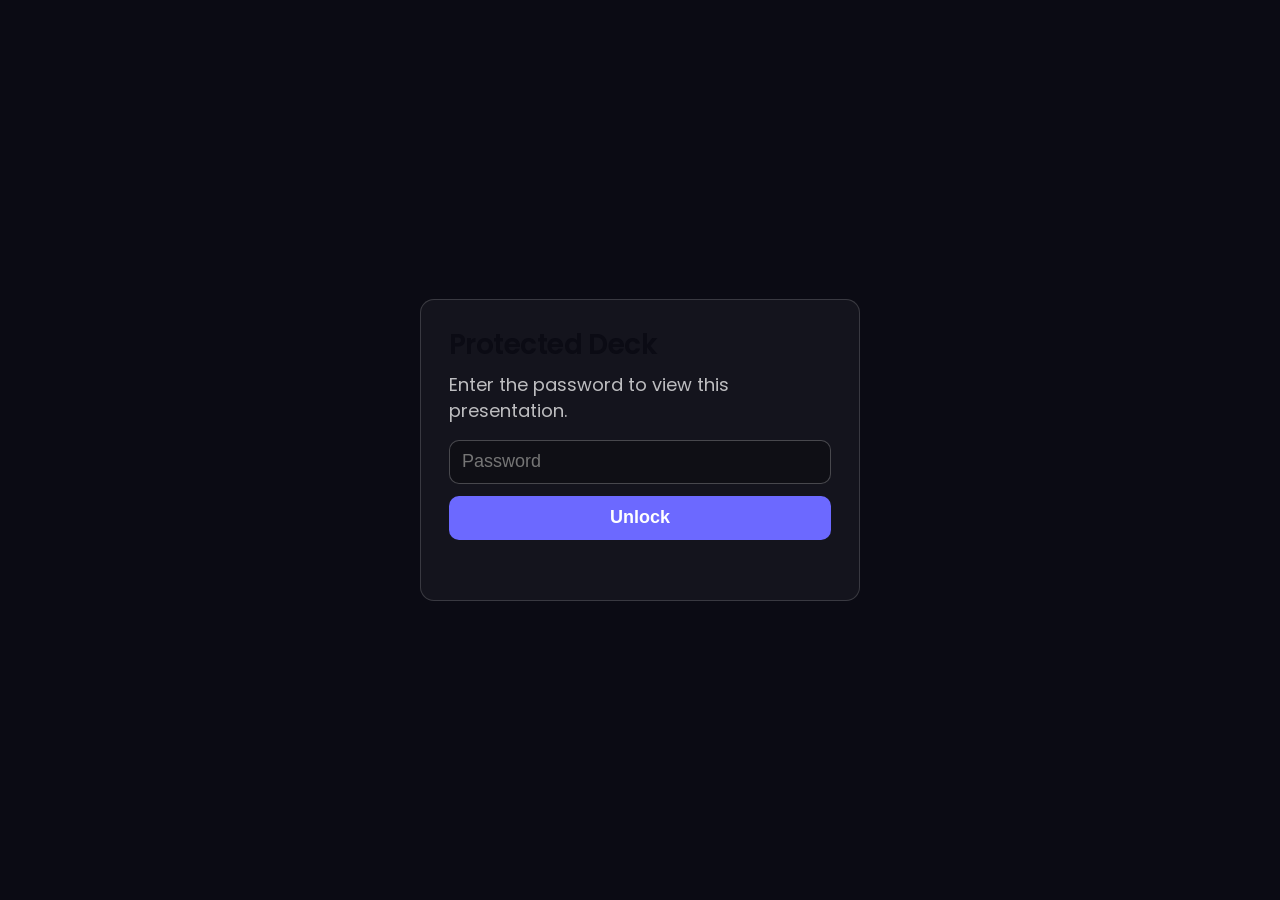
<file: index.html>
<!DOCTYPE html>
<html lang="en">
<head>
<meta charset="UTF-8" />
<title>Symphony AI World Cup</title>
<!-- Pages serves this file at /. Mirror deck changes from Symphony_AI_World_Cup.html. Bump ?v= on CSS/JS after those assets change (hash prefix keeps caches fresh). -->
<link rel="stylesheet" href="colors_and_type.css?v=103919551ae8" />
<style>
  html, body { margin: 0; padding: 0; background: #0B0B14; height: 100%; }
  *, *::before, *::after { -webkit-font-smoothing: antialiased; box-sizing: border-box; }
  body.locked deck-stage { display: none; }
  #auth-gate {
    position: fixed; inset: 0;
    display: flex; align-items: center; justify-content: center;
    background: #0B0B14;
    z-index: 9999;
    font-family: "Poppins", system-ui, -apple-system, sans-serif;
  }
  #auth-gate[hidden] { display: none; }
  .auth-card {
    width: min(92vw, 440px);
    padding: 28px;
    border-radius: 14px;
    border: 1px solid rgba(255, 255, 255, 0.16);
    background: rgba(255, 255, 255, 0.04);
    color: #fff;
  }
  .auth-card h1 { margin: 0 0 10px; font-size: 28px; }
  .auth-card p { margin: 0 0 16px; color: rgba(255,255,255,0.72); font-size: 18px; line-height: 1.45; }
  .auth-card input {
    width: 100%; height: 44px; padding: 0 12px;
    border-radius: 10px; border: 1px solid rgba(255, 255, 255, 0.24);
    background: rgba(0, 0, 0, 0.25); color: #fff;
    font-size: 18px;
    outline: none;
  }
  .auth-card button {
    margin-top: 12px; width: 100%; height: 44px;
    border: 0; border-radius: 10px;
    background: #6C69FF; color: #fff; font-size: 18px; font-weight: 600; cursor: pointer;
  }
  #auth-error { margin-top: 10px; min-height: 22px; color: #FF9A9A; font-size: 18px; }

  @keyframes deck-slide-enter {
    from { opacity: 0; transform: translateY(14px); }
    to { opacity: 1; transform: translateY(0); }
  }
  deck-stage [data-deck-active] > * {
    animation: deck-slide-enter 0.52s cubic-bezier(0.16, 1, 0.3, 1) both;
  }
  deck-stage [data-deck-active] > [data-deck-no-enter] {
    animation: none !important;
  }
  @media (prefers-reduced-motion: reduce) {
    deck-stage [data-deck-active] > * { animation: none !important; }
  }
  @media print {
    deck-stage [data-deck-active] > * { animation: none !important; }
  }

  body.locked .deck-doc-nav { display: none; }
  .deck-doc-nav {
    position: fixed;
    top: 16px;
    left: 16px;
    z-index: 2147483100;
    display: flex;
    align-items: center;
    gap: 6px 14px;
    padding: 10px 18px;
    background: rgba(11, 11, 20, 0.88);
    backdrop-filter: blur(12px);
    border: 1px solid rgba(255, 255, 255, 0.14);
    border-radius: 999px;
    font-family: "Poppins", system-ui, -apple-system, sans-serif;
    font-size: 18px;
    line-height: 1.2;
  }
  .deck-doc-nav a {
    color: rgba(255, 255, 255, 0.92);
    font-weight: 600;
    text-decoration: none;
  }
  .deck-doc-nav a:hover {
    color: #fff;
    text-decoration: underline;
  }
  .deck-doc-nav .deck-doc-sep {
    color: rgba(255, 255, 255, 0.35);
    user-select: none;
  }
</style>
<script type="application/json" id="speaker-notes">[]</script>
</head>
<body class="locked">

<div id="auth-gate">
  <form class="auth-card" id="auth-form">
    <h1>Protected Deck</h1>
    <p>Enter the password to view this presentation.</p>
    <input id="auth-password" type="password" autocomplete="current-password" placeholder="Password" />
    <button type="submit">Unlock</button>
    <div id="auth-error"></div>
  </form>
</div>

<nav class="deck-doc-nav" aria-label="Reference documents">
  <a href="rules.html">Rules</a>
  <span class="deck-doc-sep" aria-hidden="true">·</span>
  <a href="timeframes.html">Timeframes</a>
</nav>

<deck-stage width="1920" height="1080">
  <div id="s1"></div>
  <div id="s2"></div>
  <div id="s3"></div>
  <div id="s4"></div>
  <div id="s5"></div>
  <div id="s6"></div>
  <div id="s7"></div>
  <div id="s8"></div>
  <div id="s9"></div>
  <div id="s10"></div>
  <div id="s11"></div>
  <div id="s12"></div>
  <div id="s13"></div>
  <div id="s14"></div>
  <div id="s15"></div>
  <div id="s16"></div>
  <div id="s17"></div>
  <div id="s18"></div>
  <div id="s19"></div>
  <div id="s20"></div>
  <div id="s21"></div>
  <div id="s22"></div>
  <div id="s23"></div>
  <div id="s24"></div>
  <div id="s25"></div>
  <div id="s26"></div>
</deck-stage>

<script>
  // Change this value to rotate the deck password.
  const DECK_PASSWORD = "worldcup2026";
  const AUTH_KEY = "sym_wc_deck_auth";

  function unlockDeck() {
    document.body.classList.remove("locked");
    document.getElementById("auth-gate").hidden = true;
    sessionStorage.setItem(AUTH_KEY, "ok");
  }

  if (sessionStorage.getItem(AUTH_KEY) === "ok") {
    unlockDeck();
  } else {
    const form = document.getElementById("auth-form");
    const input = document.getElementById("auth-password");
    const error = document.getElementById("auth-error");
    form.addEventListener("submit", function (e) {
      e.preventDefault();
      if (input.value === DECK_PASSWORD) {
        unlockDeck();
      } else {
        error.textContent = "Incorrect password. Please try again.";
        input.value = "";
        input.focus();
      }
    });
    setTimeout(() => input.focus(), 0);
  }
</script>

<script src="scripts/deck-stage.js?v=eede8be12c46"></script>
<script src="scripts/vendor-react.development.js"></script>
<script src="scripts/vendor-react-dom.development.js"></script>
<script src="scripts/slides-worldcup.js?v=9f4a6d32b7c1"></script>

</body>
</html>
</file>
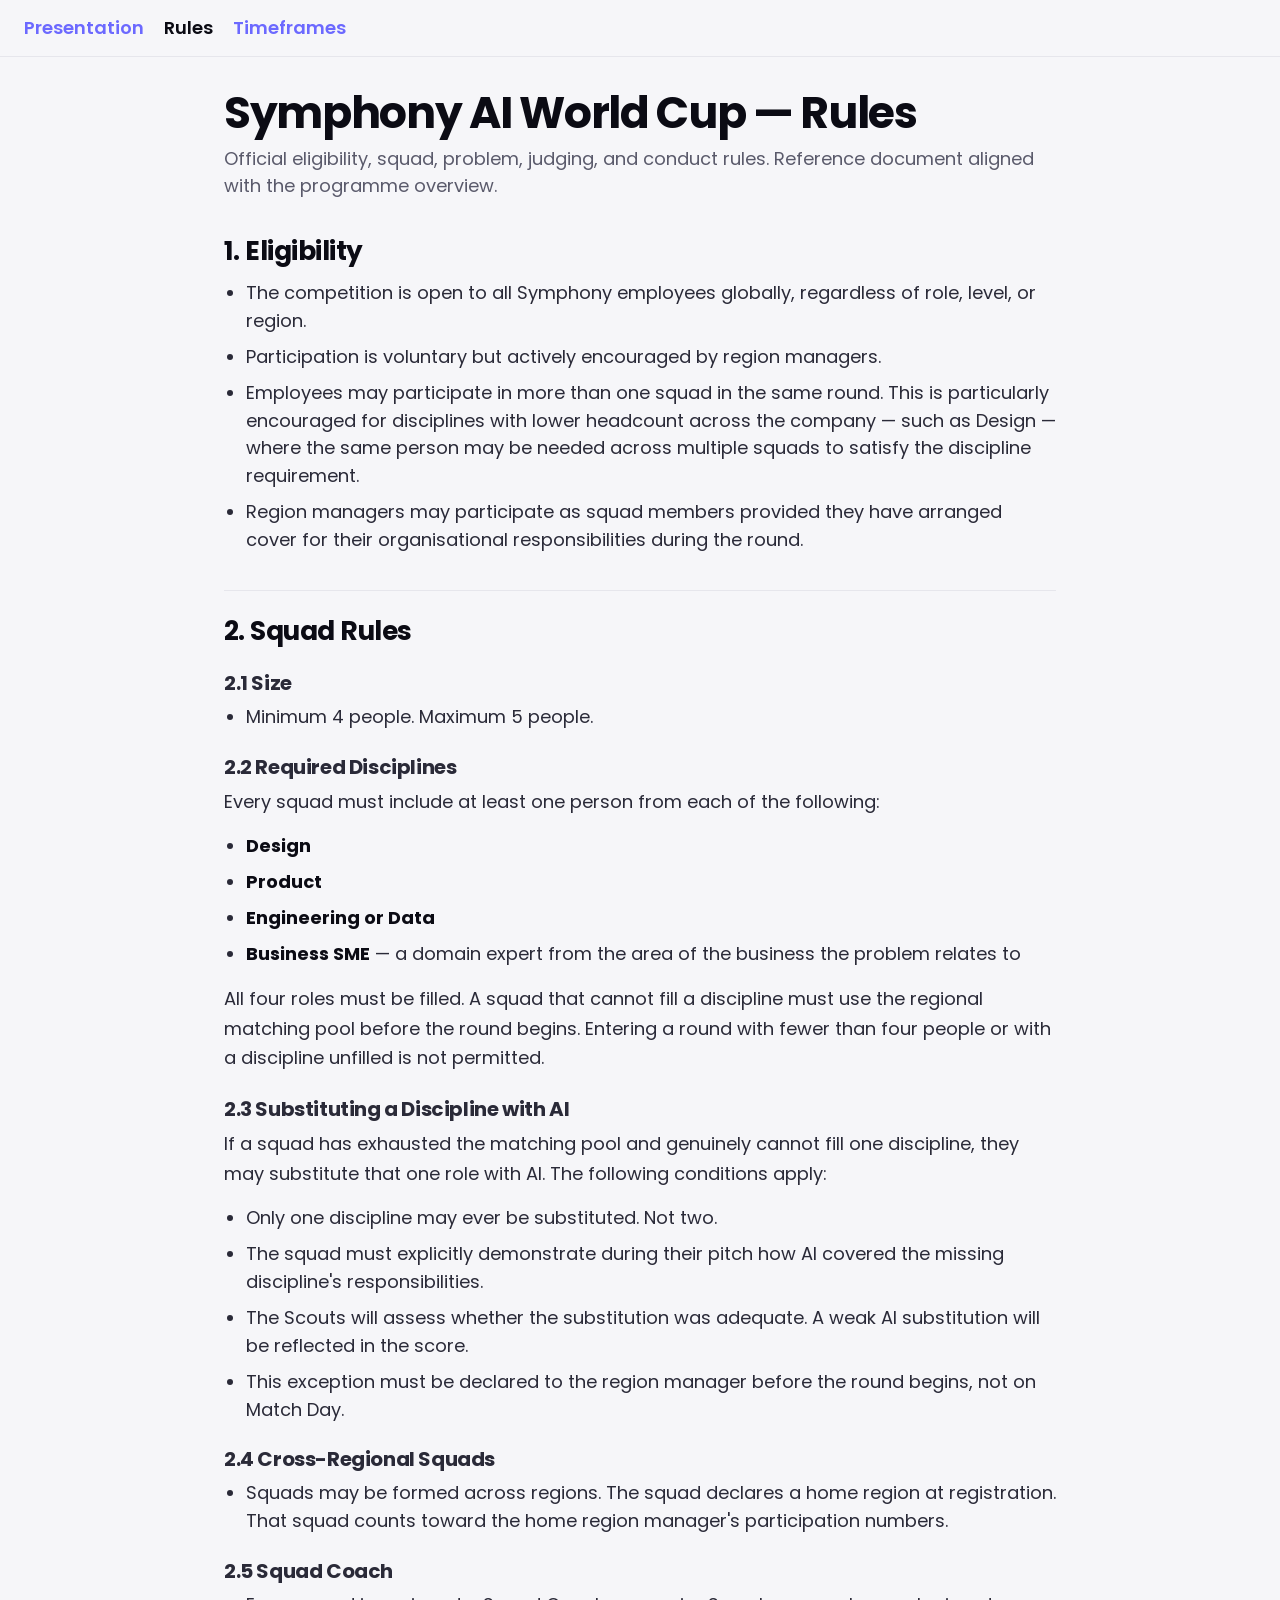
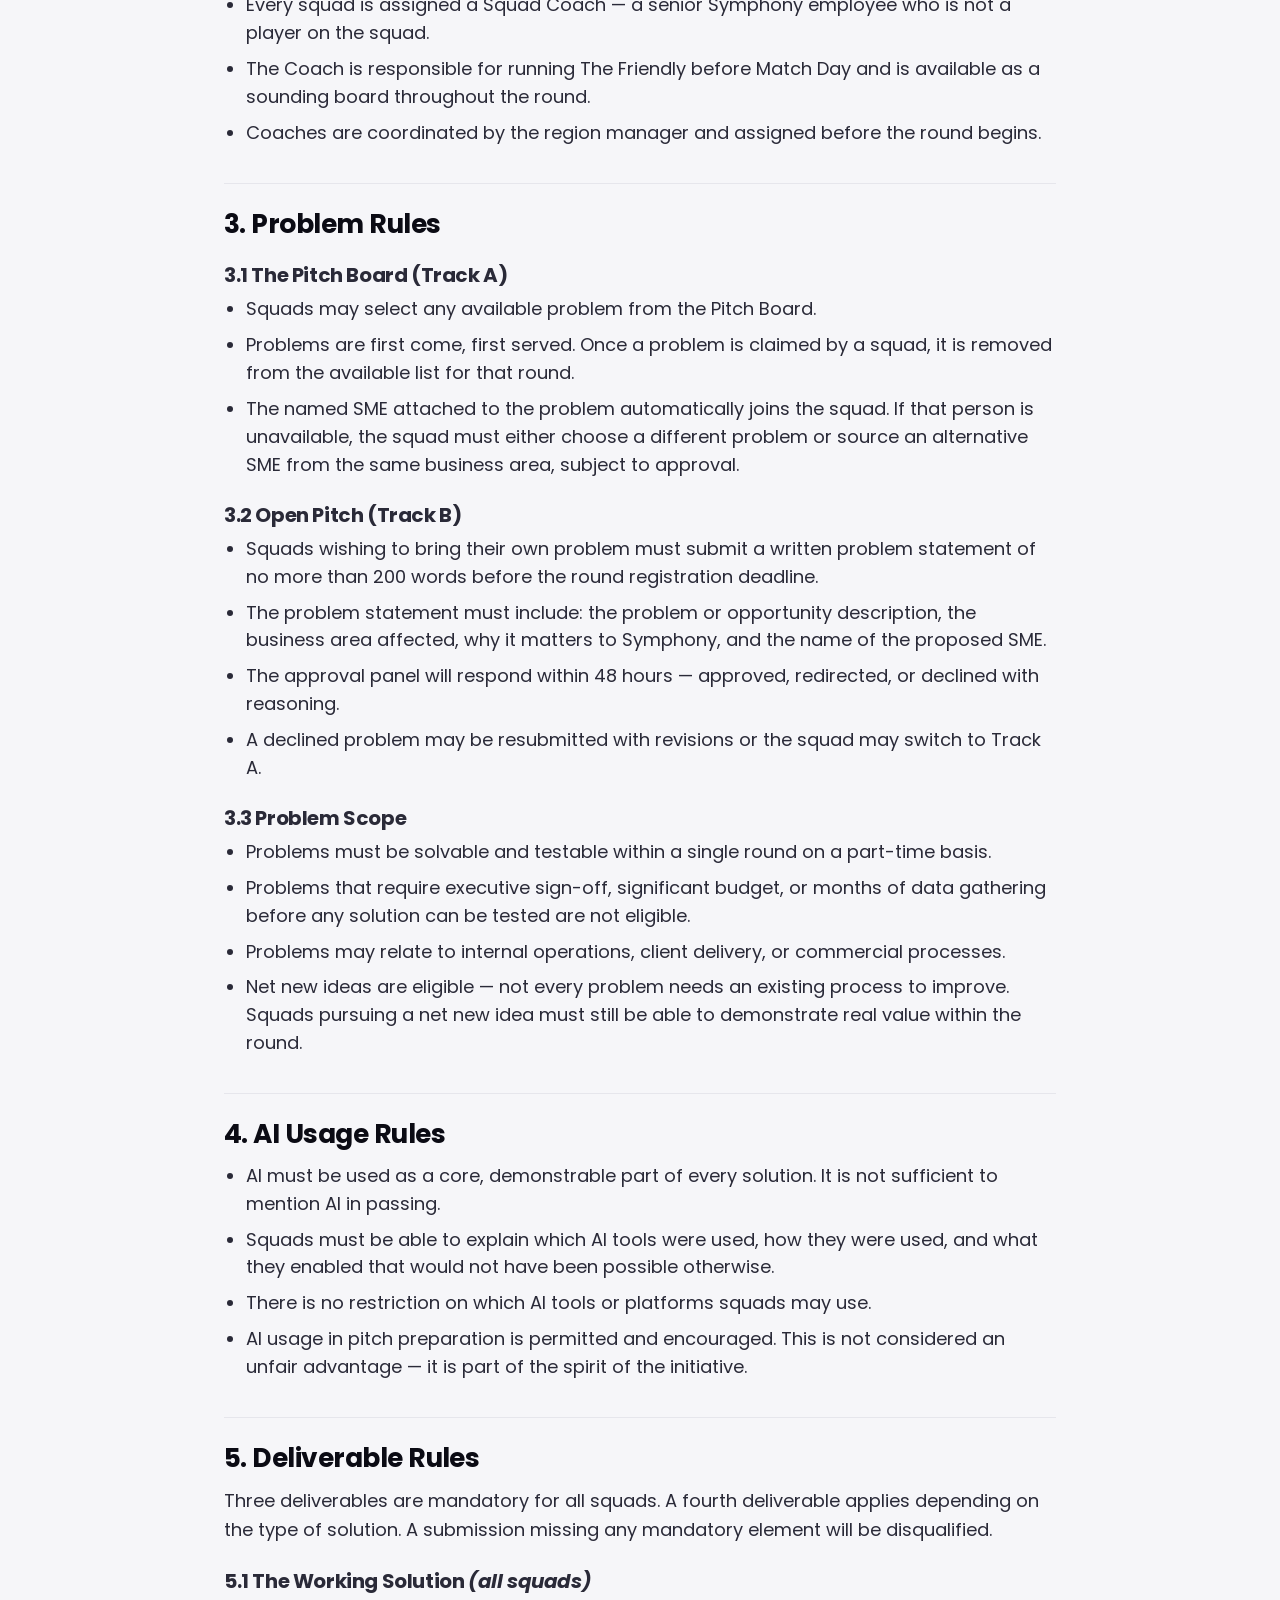
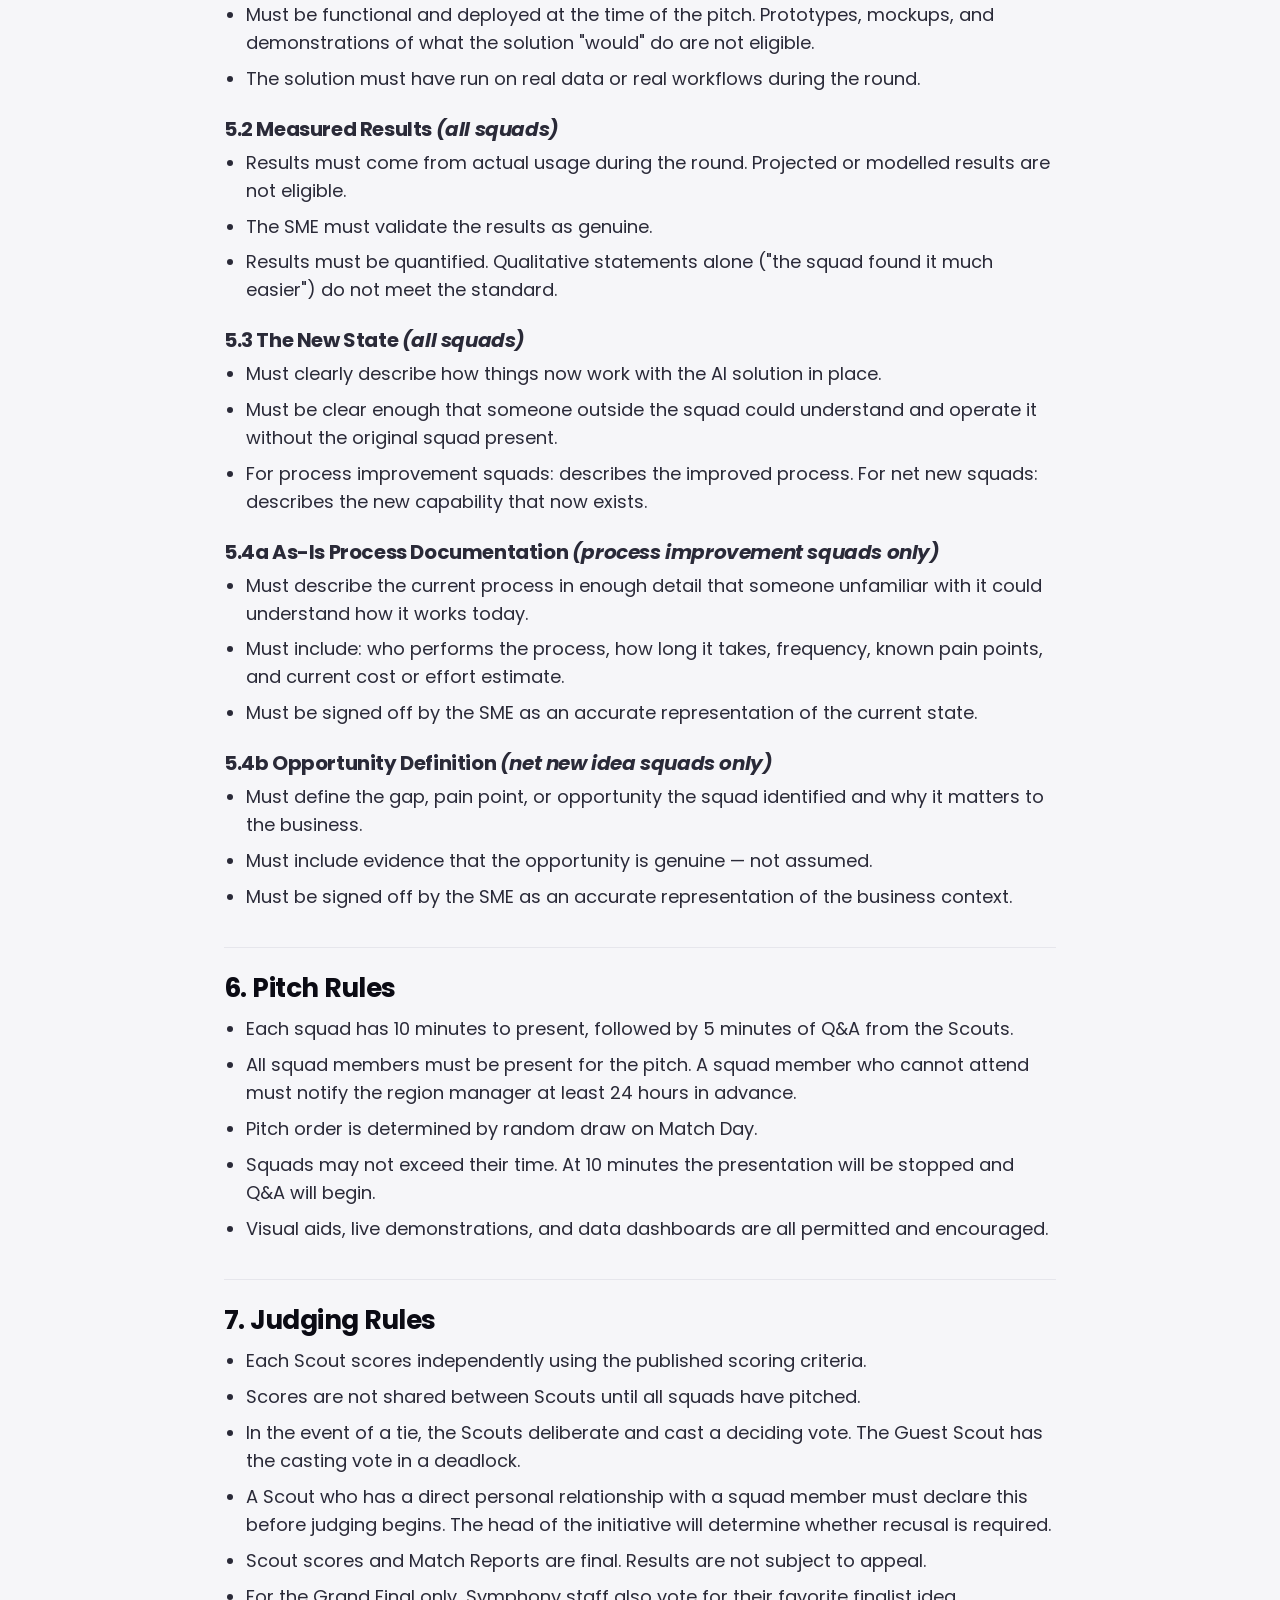
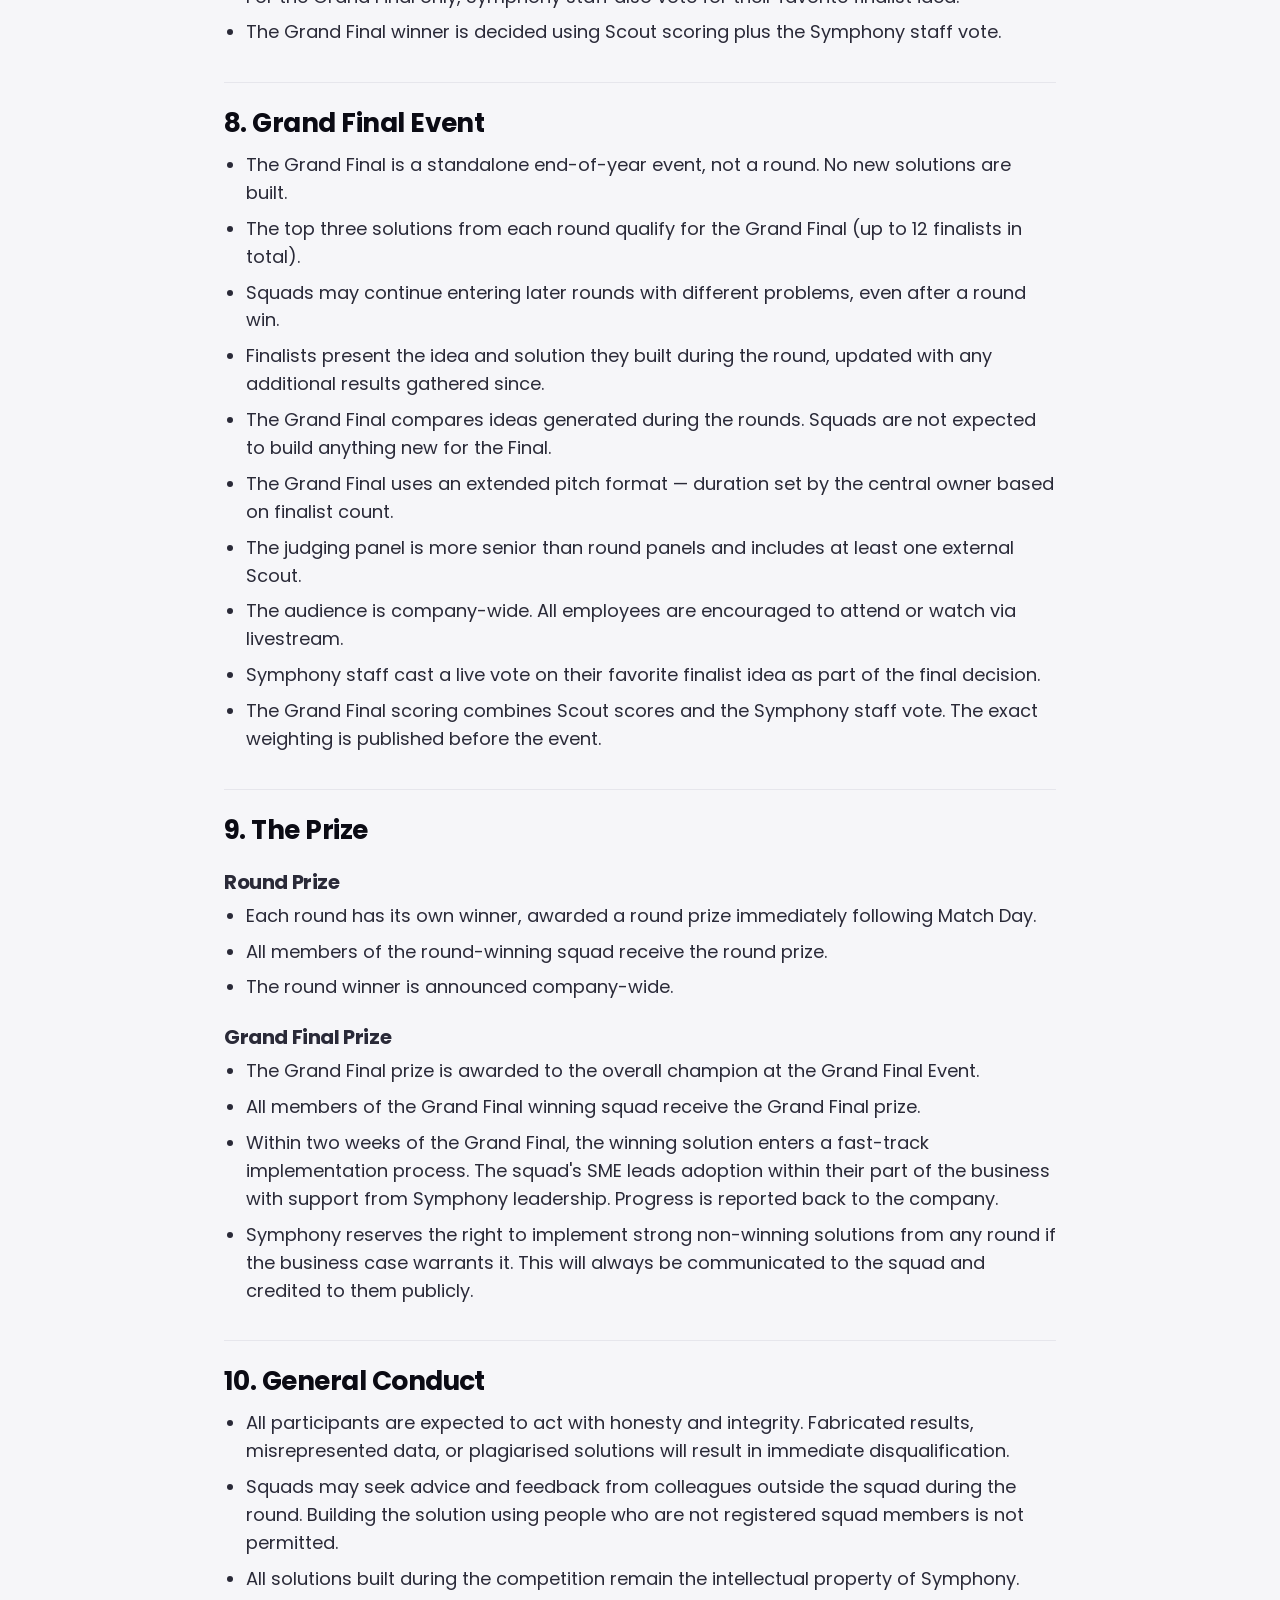
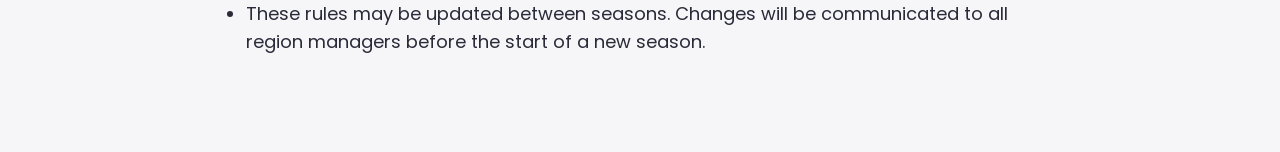
<file: rules.html>
<!DOCTYPE html>
<html lang="en">
<head>
<meta charset="UTF-8" />
<meta name="viewport" content="width=device-width, initial-scale=1" />
<title>Rules — Symphony AI World Cup</title>
<link rel="stylesheet" href="colors_and_type.css?v=103919551ae8" />
<link rel="stylesheet" href="docs-pages.css?v=f7a6987f250d" />
</head>
<body class="doc-body">
<nav class="doc-site-nav" aria-label="Reference documents">
  <a href="index.html">Presentation</a>
  <a href="rules.html" aria-current="page">Rules</a>
  <a href="timeframes.html">Timeframes</a>
</nav>
<main class="doc-main">
  <h1>Symphony AI World Cup — Rules</h1>
  <p class="doc-lead">Official eligibility, squad, problem, judging, and conduct rules. Reference document aligned with the programme overview.</p>

  <h2>1. Eligibility</h2>
  <ul>
    <li>The competition is open to all Symphony employees globally, regardless of role, level, or region.</li>
    <li>Participation is voluntary but actively encouraged by region managers.</li>
    <li>Employees may participate in more than one squad in the same round. This is particularly encouraged for disciplines with lower headcount across the company — such as Design — where the same person may be needed across multiple squads to satisfy the discipline requirement.</li>
    <li>Region managers may participate as squad members provided they have arranged cover for their organisational responsibilities during the round.</li>
  </ul>

  <h2>2. Squad Rules</h2>
  <h3>2.1 Size</h3>
  <ul>
    <li>Minimum 4 people. Maximum 5 people.</li>
  </ul>
  <h3>2.2 Required Disciplines</h3>
  <p>Every squad must include at least one person from each of the following:</p>
  <ul>
    <li><strong>Design</strong></li>
    <li><strong>Product</strong></li>
    <li><strong>Engineering or Data</strong></li>
    <li><strong>Business SME</strong> — a domain expert from the area of the business the problem relates to</li>
  </ul>
  <p>All four roles must be filled. A squad that cannot fill a discipline must use the regional matching pool before the round begins. Entering a round with fewer than four people or with a discipline unfilled is not permitted.</p>

  <h3>2.3 Substituting a Discipline with AI</h3>
  <p>If a squad has exhausted the matching pool and genuinely cannot fill one discipline, they may substitute that one role with AI. The following conditions apply:</p>
  <ul>
    <li>Only one discipline may ever be substituted. Not two.</li>
    <li>The squad must explicitly demonstrate during their pitch how AI covered the missing discipline's responsibilities.</li>
    <li>The Scouts will assess whether the substitution was adequate. A weak AI substitution will be reflected in the score.</li>
    <li>This exception must be declared to the region manager before the round begins, not on Match Day.</li>
  </ul>

  <h3>2.4 Cross-Regional Squads</h3>
  <ul>
    <li>Squads may be formed across regions. The squad declares a home region at registration. That squad counts toward the home region manager's participation numbers.</li>
  </ul>

  <h3>2.5 Squad Coach</h3>
  <ul>
    <li>Every squad is assigned a Squad Coach — a senior Symphony employee who is not a player on the squad.</li>
    <li>The Coach is responsible for running The Friendly before Match Day and is available as a sounding board throughout the round.</li>
    <li>Coaches are coordinated by the region manager and assigned before the round begins.</li>
  </ul>

  <h2>3. Problem Rules</h2>
  <h3>3.1 The Pitch Board (Track A)</h3>
  <ul>
    <li>Squads may select any available problem from the Pitch Board.</li>
    <li>Problems are first come, first served. Once a problem is claimed by a squad, it is removed from the available list for that round.</li>
    <li>The named SME attached to the problem automatically joins the squad. If that person is unavailable, the squad must either choose a different problem or source an alternative SME from the same business area, subject to approval.</li>
  </ul>

  <h3>3.2 Open Pitch (Track B)</h3>
  <ul>
    <li>Squads wishing to bring their own problem must submit a written problem statement of no more than 200 words before the round registration deadline.</li>
    <li>The problem statement must include: the problem or opportunity description, the business area affected, why it matters to Symphony, and the name of the proposed SME.</li>
    <li>The approval panel will respond within 48 hours — approved, redirected, or declined with reasoning.</li>
    <li>A declined problem may be resubmitted with revisions or the squad may switch to Track A.</li>
  </ul>

  <h3>3.3 Problem Scope</h3>
  <ul>
    <li>Problems must be solvable and testable within a single round on a part-time basis.</li>
    <li>Problems that require executive sign-off, significant budget, or months of data gathering before any solution can be tested are not eligible.</li>
    <li>Problems may relate to internal operations, client delivery, or commercial processes.</li>
    <li>Net new ideas are eligible — not every problem needs an existing process to improve. Squads pursuing a net new idea must still be able to demonstrate real value within the round.</li>
  </ul>

  <h2>4. AI Usage Rules</h2>
  <ul>
    <li>AI must be used as a core, demonstrable part of every solution. It is not sufficient to mention AI in passing.</li>
    <li>Squads must be able to explain which AI tools were used, how they were used, and what they enabled that would not have been possible otherwise.</li>
    <li>There is no restriction on which AI tools or platforms squads may use.</li>
    <li>AI usage in pitch preparation is permitted and encouraged. This is not considered an unfair advantage — it is part of the spirit of the initiative.</li>
  </ul>

  <h2>5. Deliverable Rules</h2>
  <p>Three deliverables are mandatory for all squads. A fourth deliverable applies depending on the type of solution. A submission missing any mandatory element will be disqualified.</p>

  <h3>5.1 The Working Solution <em>(all squads)</em></h3>
  <ul>
    <li>Must be functional and deployed at the time of the pitch. Prototypes, mockups, and demonstrations of what the solution "would" do are not eligible.</li>
    <li>The solution must have run on real data or real workflows during the round.</li>
  </ul>

  <h3>5.2 Measured Results <em>(all squads)</em></h3>
  <ul>
    <li>Results must come from actual usage during the round. Projected or modelled results are not eligible.</li>
    <li>The SME must validate the results as genuine.</li>
    <li>Results must be quantified. Qualitative statements alone ("the squad found it much easier") do not meet the standard.</li>
  </ul>

  <h3>5.3 The New State <em>(all squads)</em></h3>
  <ul>
    <li>Must clearly describe how things now work with the AI solution in place.</li>
    <li>Must be clear enough that someone outside the squad could understand and operate it without the original squad present.</li>
    <li>For process improvement squads: describes the improved process. For net new squads: describes the new capability that now exists.</li>
  </ul>

  <h3>5.4a As-Is Process Documentation <em>(process improvement squads only)</em></h3>
  <ul>
    <li>Must describe the current process in enough detail that someone unfamiliar with it could understand how it works today.</li>
    <li>Must include: who performs the process, how long it takes, frequency, known pain points, and current cost or effort estimate.</li>
    <li>Must be signed off by the SME as an accurate representation of the current state.</li>
  </ul>

  <h3>5.4b Opportunity Definition <em>(net new idea squads only)</em></h3>
  <ul>
    <li>Must define the gap, pain point, or opportunity the squad identified and why it matters to the business.</li>
    <li>Must include evidence that the opportunity is genuine — not assumed.</li>
    <li>Must be signed off by the SME as an accurate representation of the business context.</li>
  </ul>

  <h2>6. Pitch Rules</h2>
  <ul>
    <li>Each squad has 10 minutes to present, followed by 5 minutes of Q&amp;A from the Scouts.</li>
    <li>All squad members must be present for the pitch. A squad member who cannot attend must notify the region manager at least 24 hours in advance.</li>
    <li>Pitch order is determined by random draw on Match Day.</li>
    <li>Squads may not exceed their time. At 10 minutes the presentation will be stopped and Q&amp;A will begin.</li>
    <li>Visual aids, live demonstrations, and data dashboards are all permitted and encouraged.</li>
  </ul>

  <h2>7. Judging Rules</h2>
  <ul>
    <li>Each Scout scores independently using the published scoring criteria.</li>
    <li>Scores are not shared between Scouts until all squads have pitched.</li>
    <li>In the event of a tie, the Scouts deliberate and cast a deciding vote. The Guest Scout has the casting vote in a deadlock.</li>
    <li>A Scout who has a direct personal relationship with a squad member must declare this before judging begins. The head of the initiative will determine whether recusal is required.</li>
    <li>Scout scores and Match Reports are final. Results are not subject to appeal.</li>
    <li>For the Grand Final only, Symphony staff also vote for their favorite finalist idea.</li>
    <li>The Grand Final winner is decided using Scout scoring plus the Symphony staff vote.</li>
  </ul>

  <h2>8. Grand Final Event</h2>
  <ul>
    <li>The Grand Final is a standalone end-of-year event, not a round. No new solutions are built.</li>
    <li>The top three solutions from each round qualify for the Grand Final (up to 12 finalists in total).</li>
    <li>Squads may continue entering later rounds with different problems, even after a round win.</li>
    <li>Finalists present the idea and solution they built during the round, updated with any additional results gathered since.</li>
    <li>The Grand Final compares ideas generated during the rounds. Squads are not expected to build anything new for the Final.</li>
    <li>The Grand Final uses an extended pitch format — duration set by the central owner based on finalist count.</li>
    <li>The judging panel is more senior than round panels and includes at least one external Scout.</li>
    <li>The audience is company-wide. All employees are encouraged to attend or watch via livestream.</li>
    <li>Symphony staff cast a live vote on their favorite finalist idea as part of the final decision.</li>
    <li>The Grand Final scoring combines Scout scores and the Symphony staff vote. The exact weighting is published before the event.</li>
  </ul>

  <h2>9. The Prize</h2>
  <h3>Round Prize</h3>
  <ul>
    <li>Each round has its own winner, awarded a round prize immediately following Match Day.</li>
    <li>All members of the round-winning squad receive the round prize.</li>
    <li>The round winner is announced company-wide.</li>
  </ul>
  <h3>Grand Final Prize</h3>
  <ul>
    <li>The Grand Final prize is awarded to the overall champion at the Grand Final Event.</li>
    <li>All members of the Grand Final winning squad receive the Grand Final prize.</li>
    <li>Within two weeks of the Grand Final, the winning solution enters a fast-track implementation process. The squad's SME leads adoption within their part of the business with support from Symphony leadership. Progress is reported back to the company.</li>
    <li>Symphony reserves the right to implement strong non-winning solutions from any round if the business case warrants it. This will always be communicated to the squad and credited to them publicly.</li>
  </ul>

  <h2>10. General Conduct</h2>
  <ul>
    <li>All participants are expected to act with honesty and integrity. Fabricated results, misrepresented data, or plagiarised solutions will result in immediate disqualification.</li>
    <li>Squads may seek advice and feedback from colleagues outside the squad during the round. Building the solution using people who are not registered squad members is not permitted.</li>
    <li>All solutions built during the competition remain the intellectual property of Symphony.</li>
    <li>These rules may be updated between seasons. Changes will be communicated to all region managers before the start of a new season.</li>
  </ul>
</main>
</body>
</html>
</file>
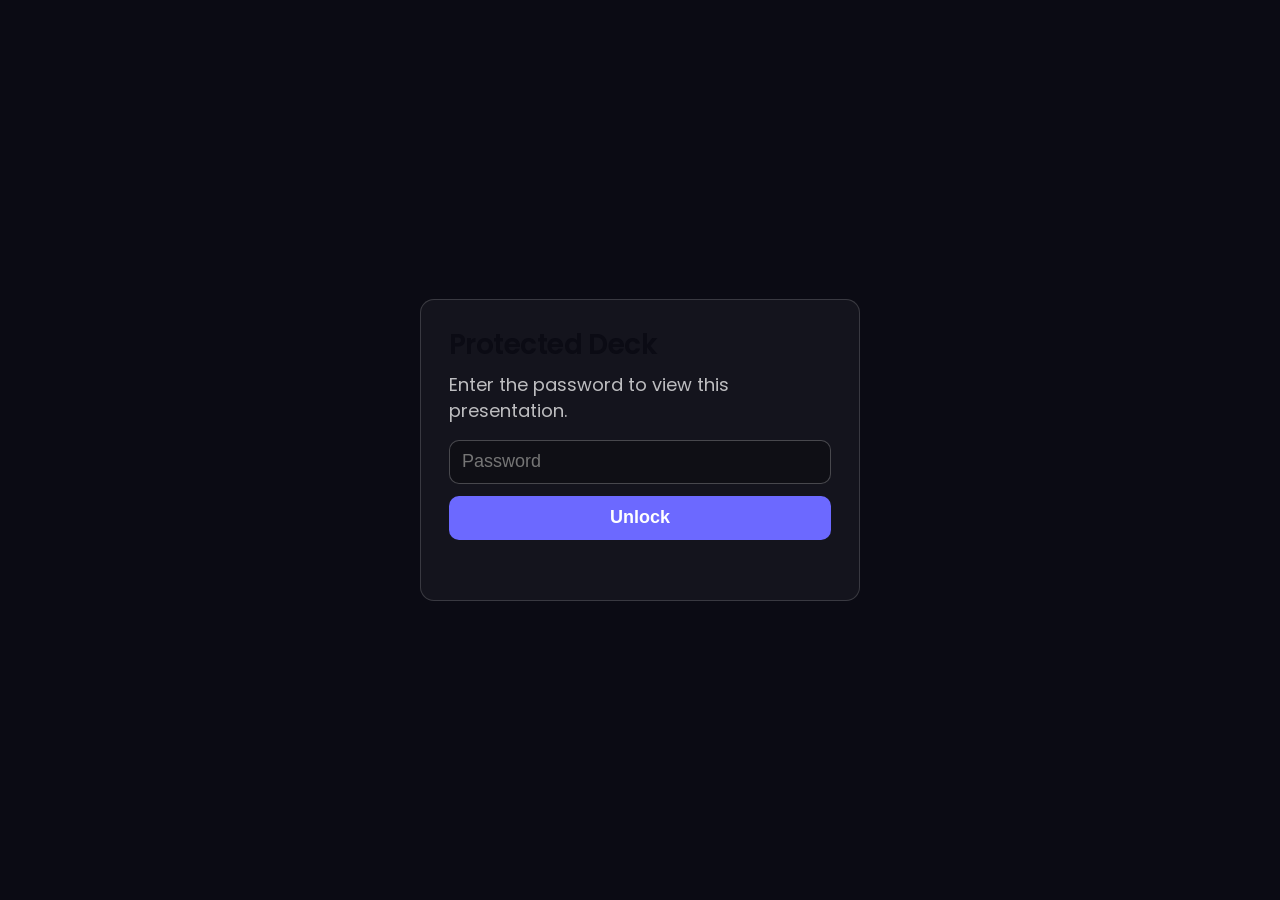
<file: Symphony_AI_World_Cup.html>
<!DOCTYPE html>
<html lang="en">
<head>
<meta charset="UTF-8" />
<title>Symphony AI World Cup</title>
<link rel="stylesheet" href="colors_and_type.css?v=103919551ae8" />
<style>
  html, body { margin: 0; padding: 0; background: #0B0B14; height: 100%; }
  *, *::before, *::after { -webkit-font-smoothing: antialiased; box-sizing: border-box; }
  body.locked deck-stage { display: none; }
  #auth-gate {
    position: fixed; inset: 0;
    display: flex; align-items: center; justify-content: center;
    background: #0B0B14;
    z-index: 9999;
    font-family: "Poppins", system-ui, -apple-system, sans-serif;
  }
  #auth-gate[hidden] { display: none; }
  .auth-card {
    width: min(92vw, 440px);
    padding: 28px;
    border-radius: 14px;
    border: 1px solid rgba(255, 255, 255, 0.16);
    background: rgba(255, 255, 255, 0.04);
    color: #fff;
  }
  .auth-card h1 { margin: 0 0 10px; font-size: 28px; }
  .auth-card p { margin: 0 0 16px; color: rgba(255,255,255,0.72); font-size: 18px; line-height: 1.45; }
  .auth-card input {
    width: 100%; height: 44px; padding: 0 12px;
    border-radius: 10px; border: 1px solid rgba(255, 255, 255, 0.24);
    background: rgba(0, 0, 0, 0.25); color: #fff;
    font-size: 18px;
    outline: none;
  }
  .auth-card button {
    margin-top: 12px; width: 100%; height: 44px;
    border: 0; border-radius: 10px;
    background: #6C69FF; color: #fff; font-size: 18px; font-weight: 600; cursor: pointer;
  }
  #auth-error { margin-top: 10px; min-height: 22px; color: #FF9A9A; font-size: 18px; }

  @keyframes deck-slide-enter {
    from { opacity: 0; transform: translateY(14px); }
    to { opacity: 1; transform: translateY(0); }
  }
  deck-stage [data-deck-active] > * {
    animation: deck-slide-enter 0.52s cubic-bezier(0.16, 1, 0.3, 1) both;
  }
  deck-stage [data-deck-active] > [data-deck-no-enter] {
    animation: none !important;
  }
  @media (prefers-reduced-motion: reduce) {
    deck-stage [data-deck-active] > * { animation: none !important; }
  }
  @media print {
    deck-stage [data-deck-active] > * { animation: none !important; }
  }

  body.locked .deck-doc-nav { display: none; }
  .deck-doc-nav {
    position: fixed;
    top: 16px;
    left: 16px;
    z-index: 2147483100;
    display: flex;
    align-items: center;
    gap: 6px 14px;
    padding: 10px 18px;
    background: rgba(11, 11, 20, 0.88);
    backdrop-filter: blur(12px);
    border: 1px solid rgba(255, 255, 255, 0.14);
    border-radius: 999px;
    font-family: "Poppins", system-ui, -apple-system, sans-serif;
    font-size: 18px;
    line-height: 1.2;
  }
  .deck-doc-nav a {
    color: rgba(255, 255, 255, 0.92);
    font-weight: 600;
    text-decoration: none;
  }
  .deck-doc-nav a:hover {
    color: #fff;
    text-decoration: underline;
  }
  .deck-doc-nav .deck-doc-sep {
    color: rgba(255, 255, 255, 0.35);
    user-select: none;
  }
</style>
<script type="application/json" id="speaker-notes">[]</script>
</head>
<body class="locked">

<div id="auth-gate">
  <form class="auth-card" id="auth-form">
    <h1>Protected Deck</h1>
    <p>Enter the password to view this presentation.</p>
    <input id="auth-password" type="password" autocomplete="current-password" placeholder="Password" />
    <button type="submit">Unlock</button>
    <div id="auth-error"></div>
  </form>
</div>

<nav class="deck-doc-nav" aria-label="Reference documents">
  <a href="rules.html">Rules</a>
  <span class="deck-doc-sep" aria-hidden="true">·</span>
  <a href="timeframes.html">Timeframes</a>
</nav>

<deck-stage width="1920" height="1080">
  <div id="s1"></div>
  <div id="s2"></div>
  <div id="s3"></div>
  <div id="s4"></div>
  <div id="s5"></div>
  <div id="s6"></div>
  <div id="s7"></div>
  <div id="s8"></div>
  <div id="s9"></div>
  <div id="s10"></div>
  <div id="s11"></div>
  <div id="s12"></div>
  <div id="s13"></div>
  <div id="s14"></div>
  <div id="s15"></div>
  <div id="s16"></div>
  <div id="s17"></div>
  <div id="s18"></div>
  <div id="s19"></div>
  <div id="s20"></div>
  <div id="s21"></div>
  <div id="s22"></div>
  <div id="s23"></div>
  <div id="s24"></div>
  <div id="s25"></div>
  <div id="s26"></div>
</deck-stage>

<script>
  // Change this value to rotate the deck password.
  const DECK_PASSWORD = "worldcup2026";
  const AUTH_KEY = "sym_wc_deck_auth";

  function unlockDeck() {
    document.body.classList.remove("locked");
    document.getElementById("auth-gate").hidden = true;
    sessionStorage.setItem(AUTH_KEY, "ok");
  }

  if (sessionStorage.getItem(AUTH_KEY) === "ok") {
    unlockDeck();
  } else {
    const form = document.getElementById("auth-form");
    const input = document.getElementById("auth-password");
    const error = document.getElementById("auth-error");
    form.addEventListener("submit", function (e) {
      e.preventDefault();
      if (input.value === DECK_PASSWORD) {
        unlockDeck();
      } else {
        error.textContent = "Incorrect password. Please try again.";
        input.value = "";
        input.focus();
      }
    });
    setTimeout(() => input.focus(), 0);
  }
</script>

<script src="scripts/deck-stage.js?v=eede8be12c46"></script>
<script src="scripts/vendor-react.development.js"></script>
<script src="scripts/vendor-react-dom.development.js"></script>
<script src="scripts/slides-worldcup.js?v=9f4a6d32b7c1"></script>

</body>
</html>
</file>
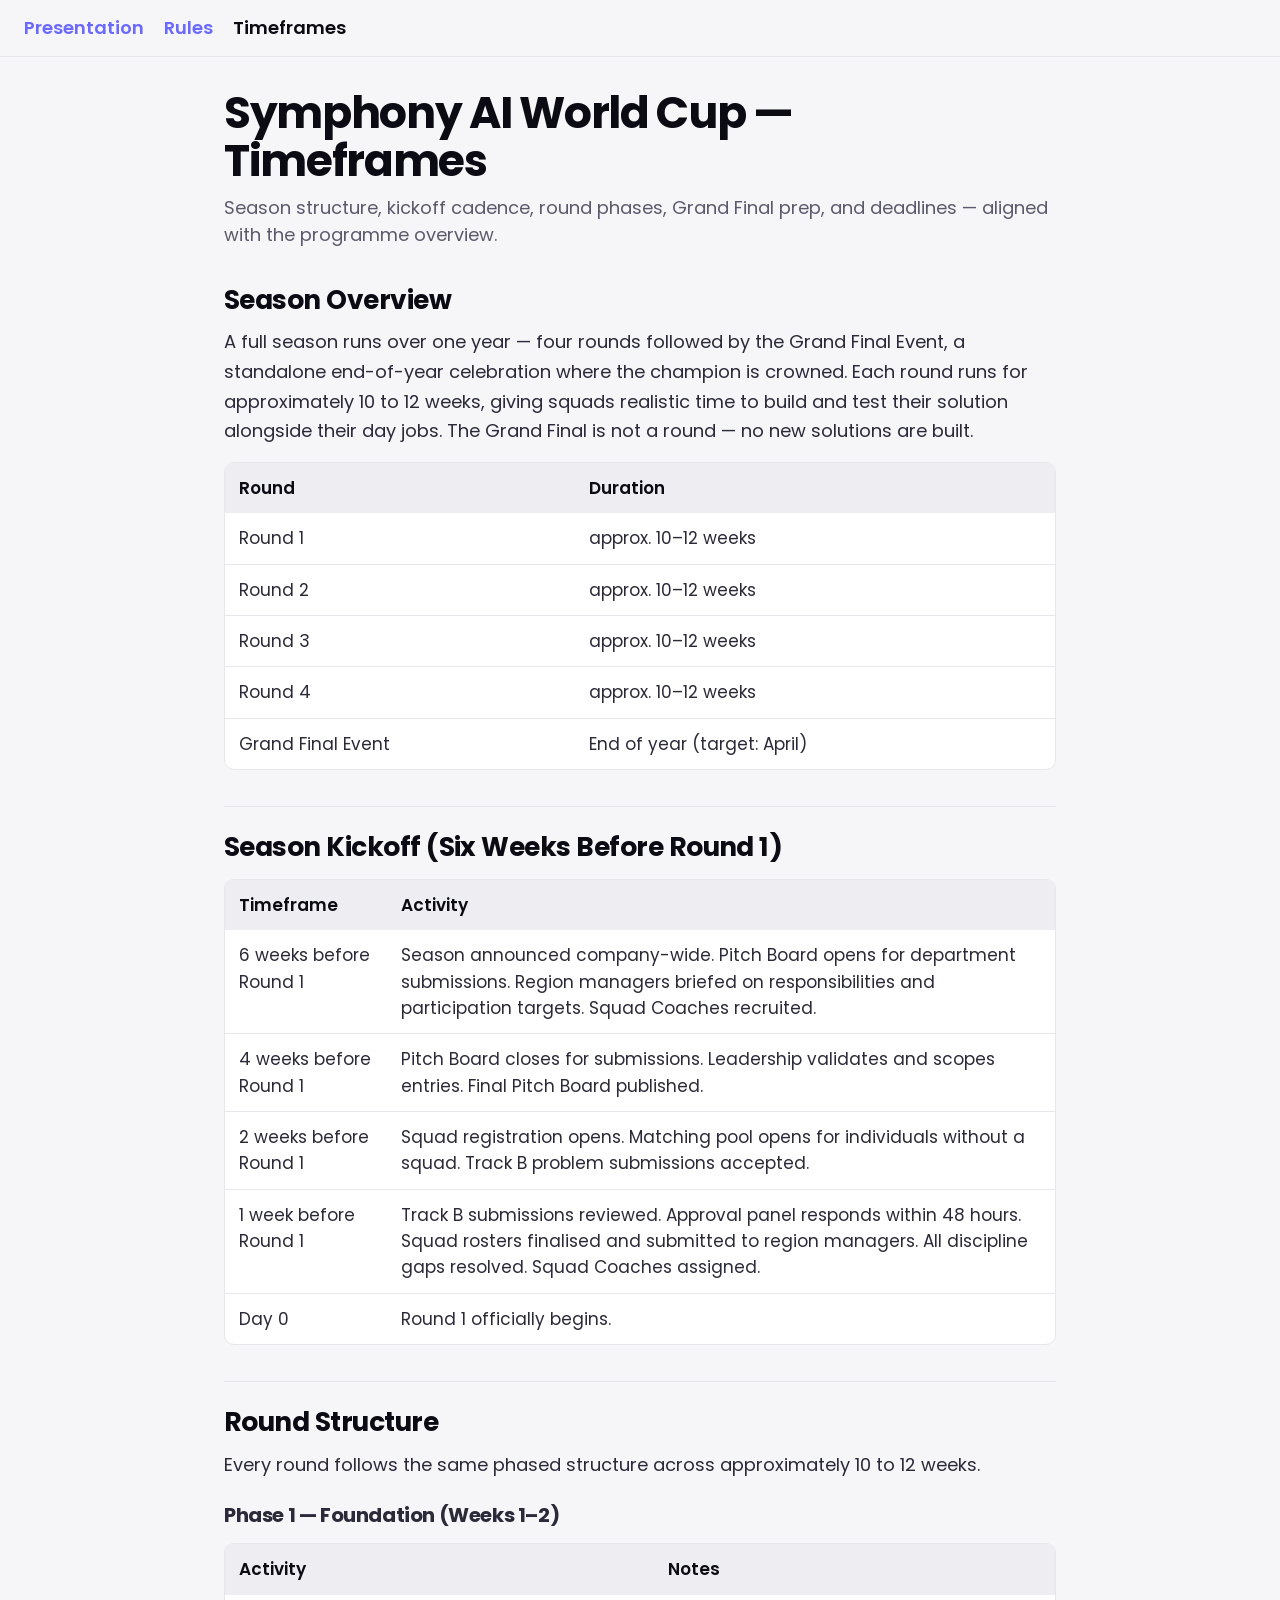
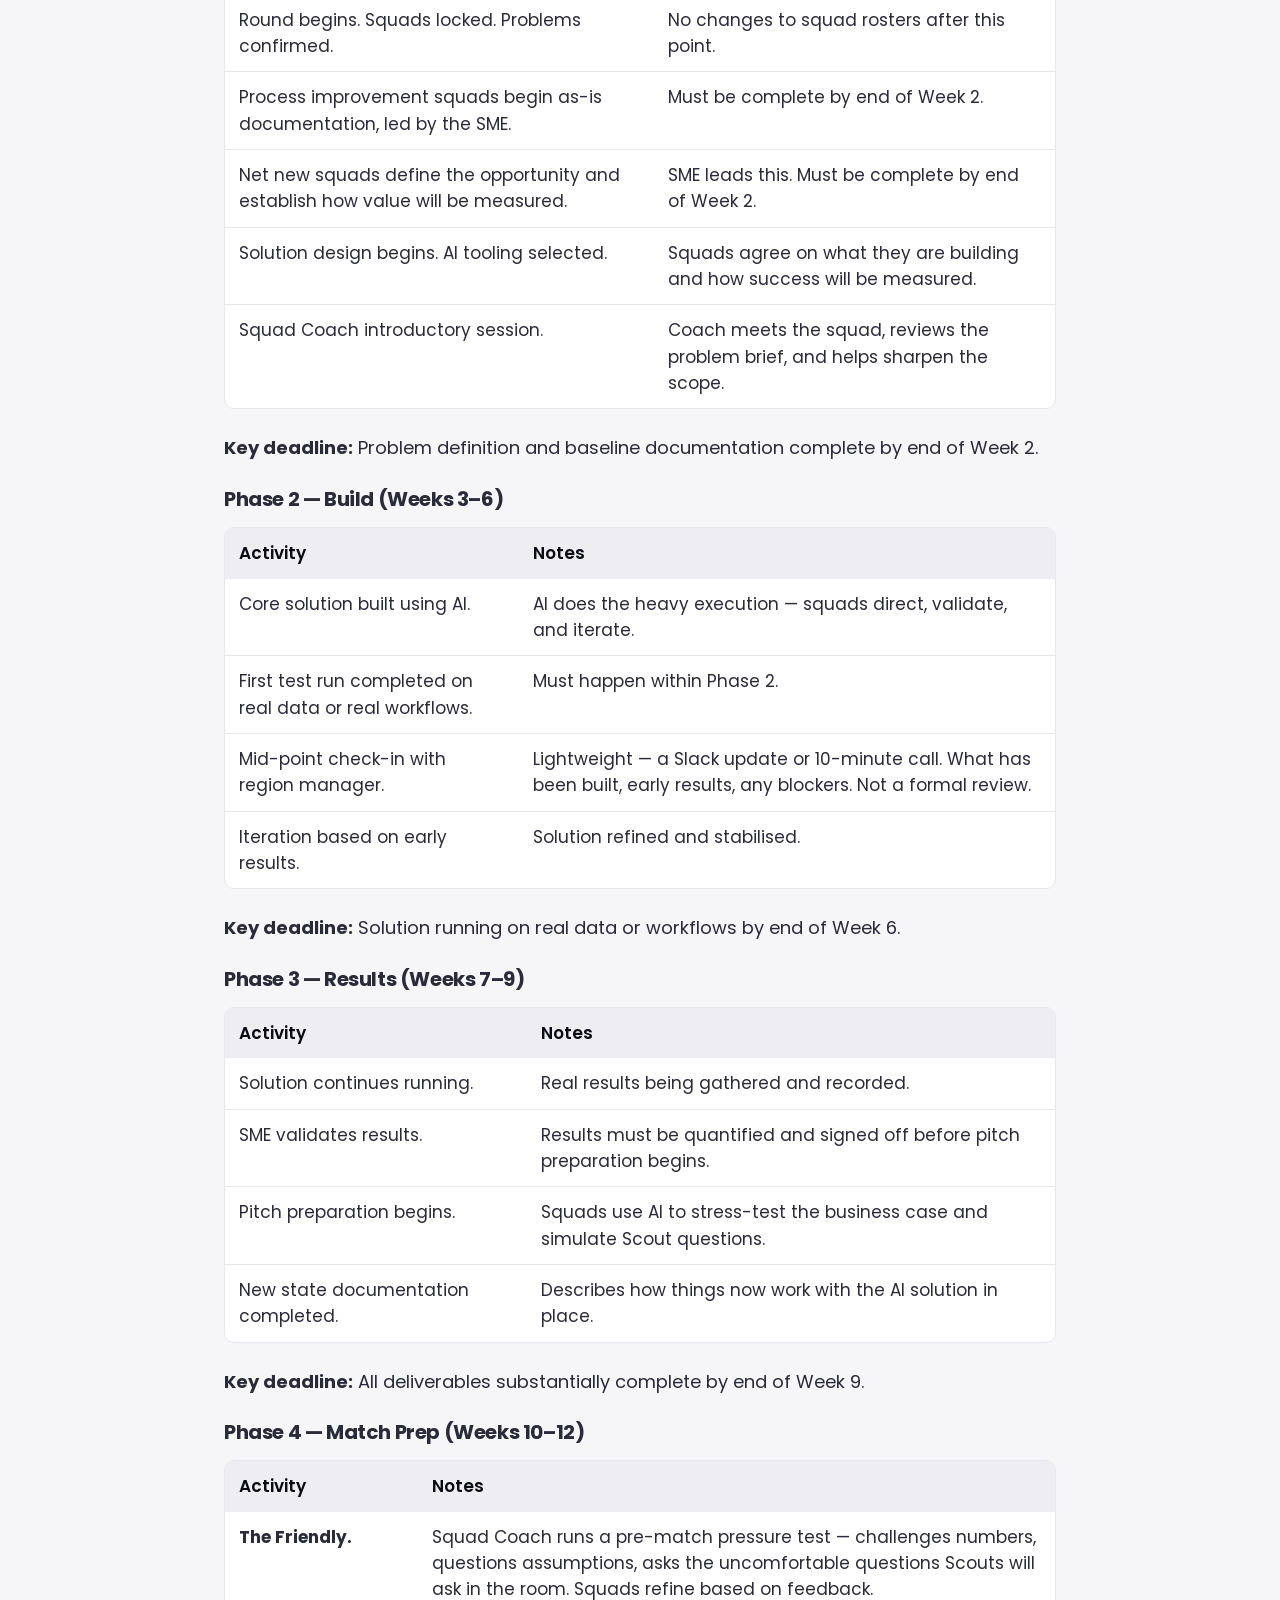
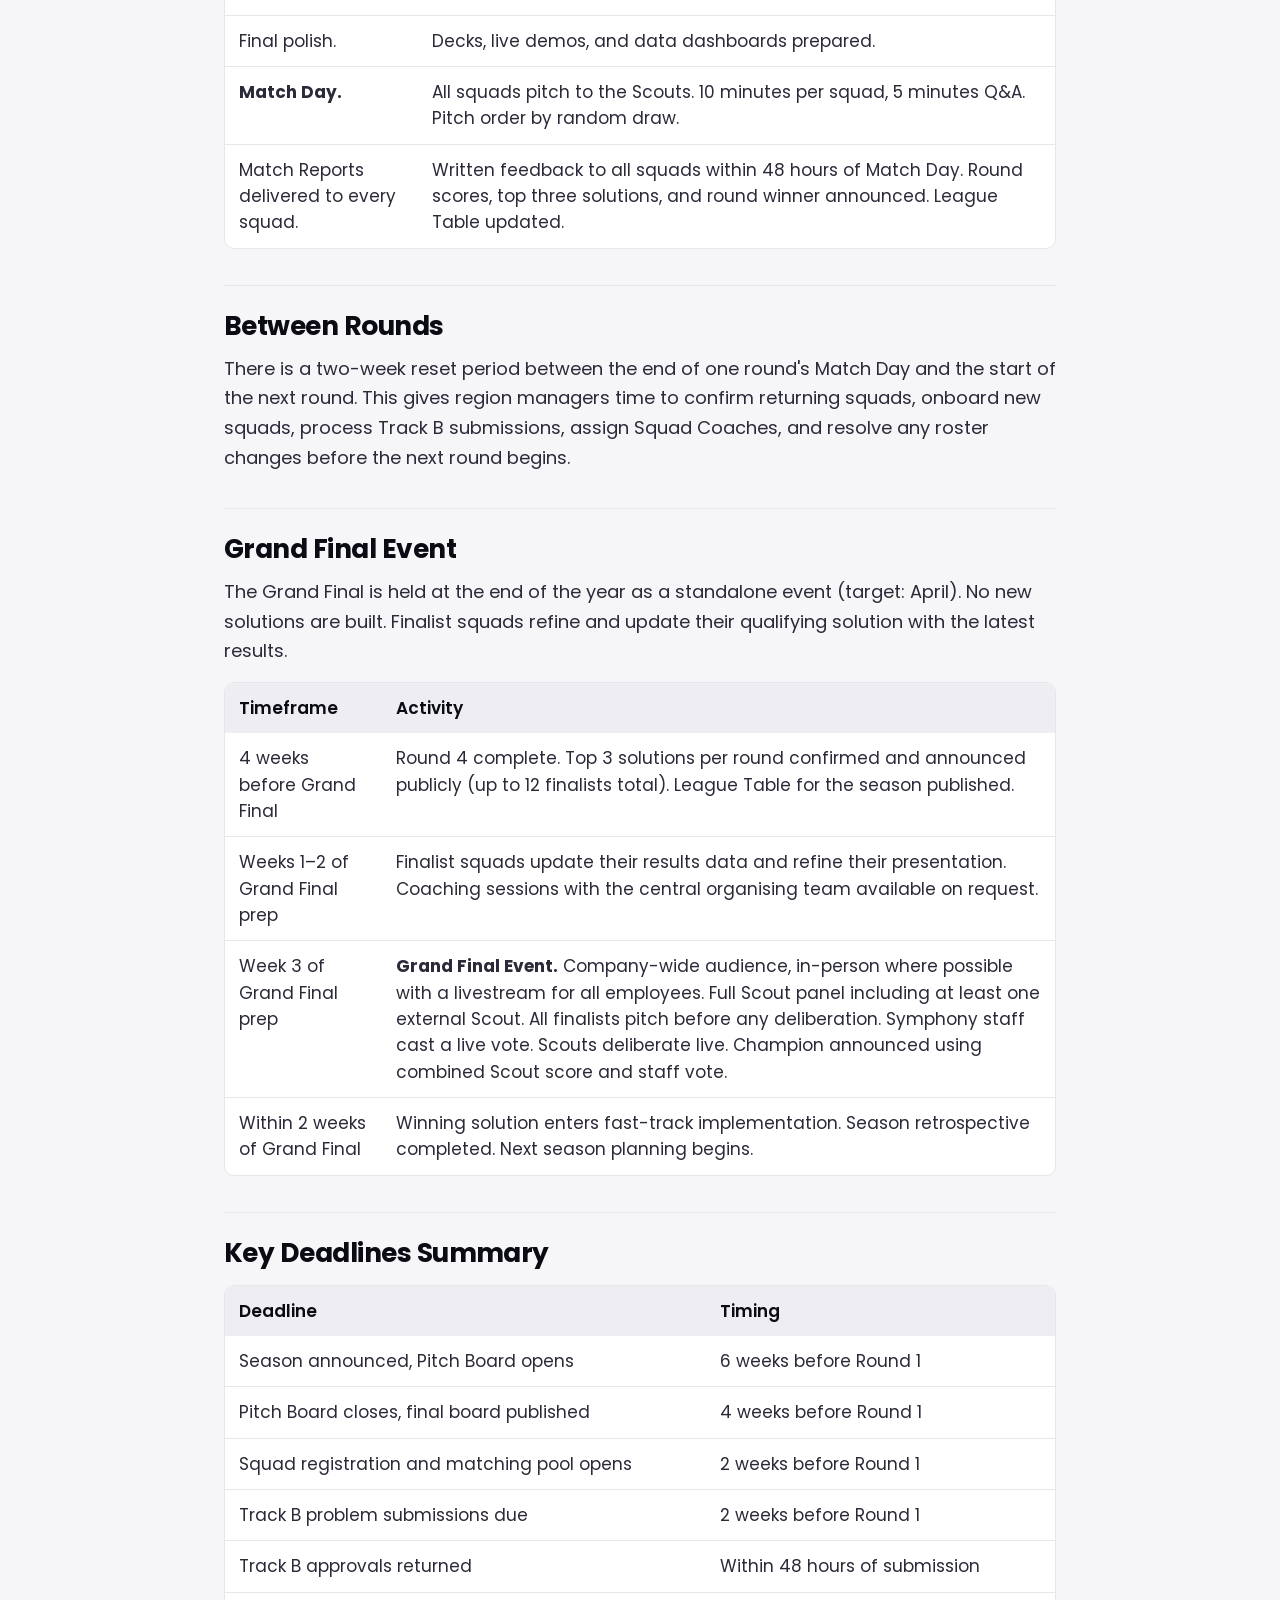
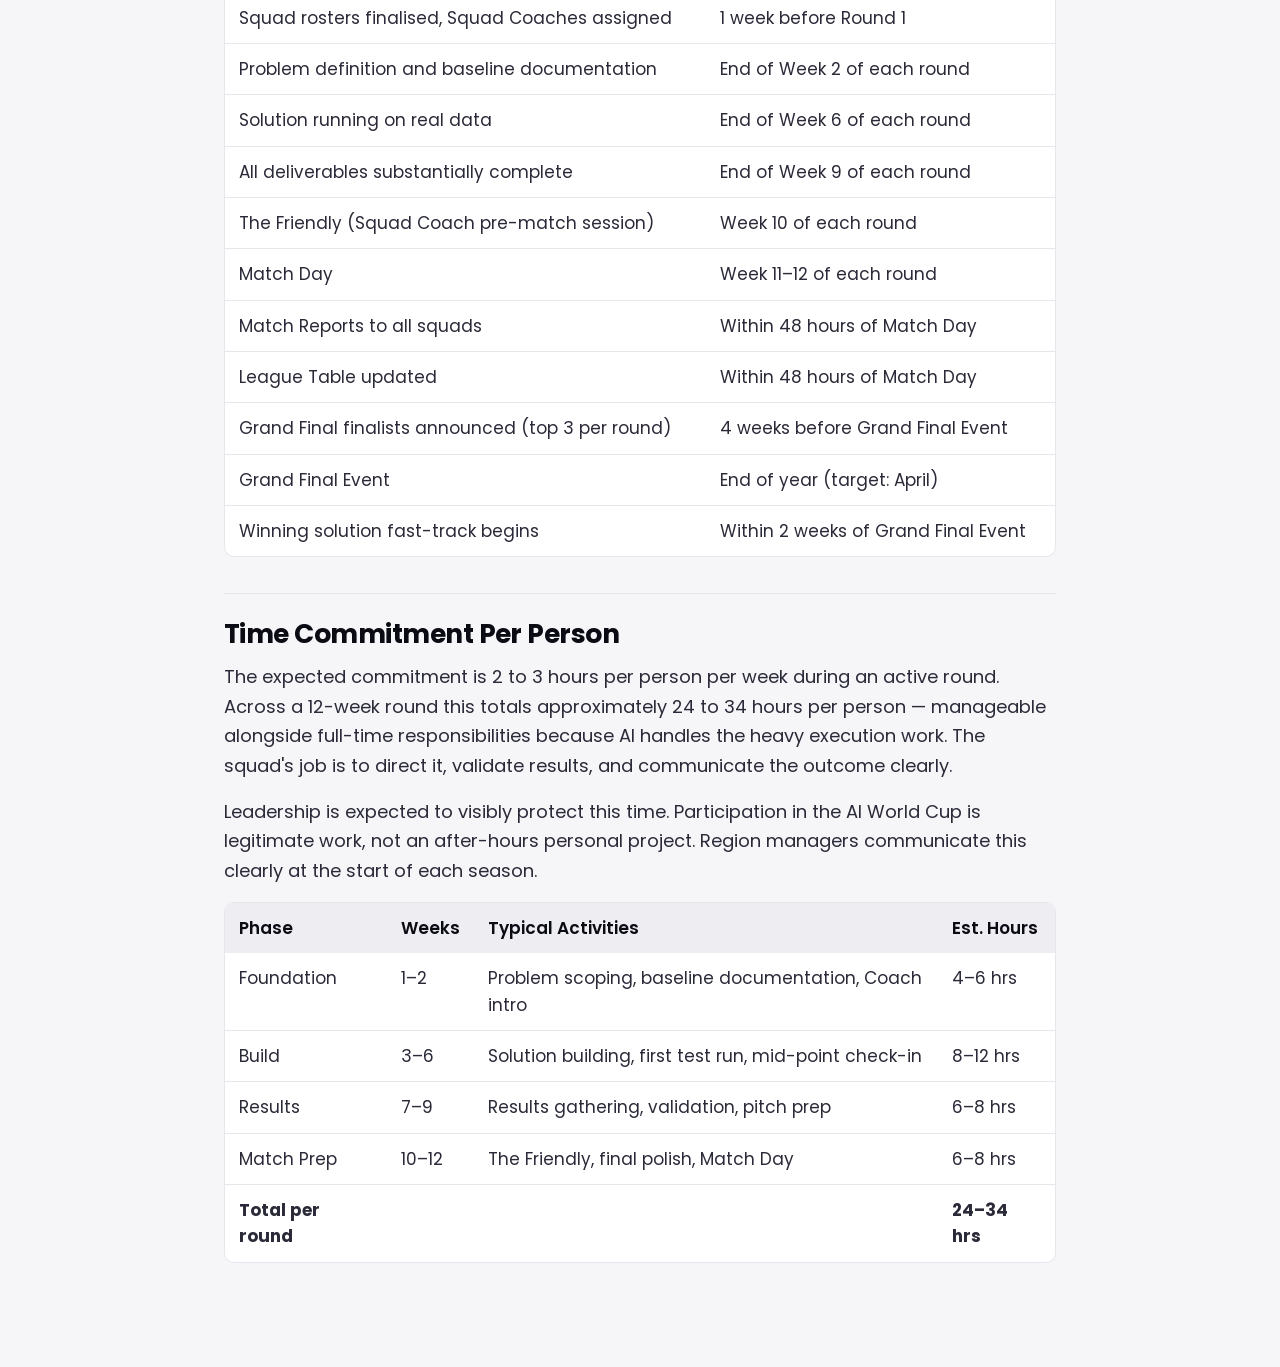
<file: timeframes.html>
<!DOCTYPE html>
<html lang="en">
<head>
<meta charset="UTF-8" />
<meta name="viewport" content="width=device-width, initial-scale=1" />
<title>Timeframes — Symphony AI World Cup</title>
<link rel="stylesheet" href="colors_and_type.css?v=103919551ae8" />
<link rel="stylesheet" href="docs-pages.css?v=f7a6987f250d" />
</head>
<body class="doc-body">
<nav class="doc-site-nav" aria-label="Reference documents">
  <a href="index.html">Presentation</a>
  <a href="rules.html">Rules</a>
  <a href="timeframes.html" aria-current="page">Timeframes</a>
</nav>
<main class="doc-main">
  <h1>Symphony AI World Cup — Timeframes</h1>
  <p class="doc-lead">Season structure, kickoff cadence, round phases, Grand Final prep, and deadlines — aligned with the programme overview.</p>

  <h2>Season Overview</h2>
  <p>A full season runs over one year — four rounds followed by the Grand Final Event, a standalone end-of-year celebration where the champion is crowned. Each round runs for approximately 10 to 12 weeks, giving squads realistic time to build and test their solution alongside their day jobs. The Grand Final is not a round — no new solutions are built.</p>
  <div class="doc-table-wrap">
    <table>
      <thead>
        <tr><th>Round</th><th>Duration</th></tr>
      </thead>
      <tbody>
        <tr><td>Round 1</td><td>approx. 10–12 weeks</td></tr>
        <tr><td>Round 2</td><td>approx. 10–12 weeks</td></tr>
        <tr><td>Round 3</td><td>approx. 10–12 weeks</td></tr>
        <tr><td>Round 4</td><td>approx. 10–12 weeks</td></tr>
        <tr><td>Grand Final Event</td><td>End of year (target: April)</td></tr>
      </tbody>
    </table>
  </div>

  <h2>Season Kickoff (Six Weeks Before Round 1)</h2>
  <div class="doc-table-wrap">
    <table>
      <thead>
        <tr><th>Timeframe</th><th>Activity</th></tr>
      </thead>
      <tbody>
        <tr>
          <td>6 weeks before Round 1</td>
          <td>Season announced company-wide. Pitch Board opens for department submissions. Region managers briefed on responsibilities and participation targets. Squad Coaches recruited.</td>
        </tr>
        <tr>
          <td>4 weeks before Round 1</td>
          <td>Pitch Board closes for submissions. Leadership validates and scopes entries. Final Pitch Board published.</td>
        </tr>
        <tr>
          <td>2 weeks before Round 1</td>
          <td>Squad registration opens. Matching pool opens for individuals without a squad. Track B problem submissions accepted.</td>
        </tr>
        <tr>
          <td>1 week before Round 1</td>
          <td>Track B submissions reviewed. Approval panel responds within 48 hours. Squad rosters finalised and submitted to region managers. All discipline gaps resolved. Squad Coaches assigned.</td>
        </tr>
        <tr>
          <td>Day 0</td>
          <td>Round 1 officially begins.</td>
        </tr>
      </tbody>
    </table>
  </div>

  <h2>Round Structure</h2>
  <p>Every round follows the same phased structure across approximately 10 to 12 weeks.</p>

  <h3>Phase 1 — Foundation (Weeks 1–2)</h3>
  <div class="doc-table-wrap">
    <table>
      <thead>
        <tr><th>Activity</th><th>Notes</th></tr>
      </thead>
      <tbody>
        <tr><td>Round begins. Squads locked. Problems confirmed.</td><td>No changes to squad rosters after this point.</td></tr>
        <tr><td>Process improvement squads begin as-is documentation, led by the SME.</td><td>Must be complete by end of Week 2.</td></tr>
        <tr><td>Net new squads define the opportunity and establish how value will be measured.</td><td>SME leads this. Must be complete by end of Week 2.</td></tr>
        <tr><td>Solution design begins. AI tooling selected.</td><td>Squads agree on what they are building and how success will be measured.</td></tr>
        <tr><td>Squad Coach introductory session.</td><td>Coach meets the squad, reviews the problem brief, and helps sharpen the scope.</td></tr>
      </tbody>
    </table>
  </div>
  <p><strong>Key deadline:</strong> Problem definition and baseline documentation complete by end of Week 2.</p>

  <h3>Phase 2 — Build (Weeks 3–6)</h3>
  <div class="doc-table-wrap">
    <table>
      <thead>
        <tr><th>Activity</th><th>Notes</th></tr>
      </thead>
      <tbody>
        <tr><td>Core solution built using AI.</td><td>AI does the heavy execution — squads direct, validate, and iterate.</td></tr>
        <tr><td>First test run completed on real data or real workflows.</td><td>Must happen within Phase 2.</td></tr>
        <tr><td>Mid-point check-in with region manager.</td><td>Lightweight — a Slack update or 10-minute call. What has been built, early results, any blockers. Not a formal review.</td></tr>
        <tr><td>Iteration based on early results.</td><td>Solution refined and stabilised.</td></tr>
      </tbody>
    </table>
  </div>
  <p><strong>Key deadline:</strong> Solution running on real data or workflows by end of Week 6.</p>

  <h3>Phase 3 — Results (Weeks 7–9)</h3>
  <div class="doc-table-wrap">
    <table>
      <thead>
        <tr><th>Activity</th><th>Notes</th></tr>
      </thead>
      <tbody>
        <tr><td>Solution continues running.</td><td>Real results being gathered and recorded.</td></tr>
        <tr><td>SME validates results.</td><td>Results must be quantified and signed off before pitch preparation begins.</td></tr>
        <tr><td>Pitch preparation begins.</td><td>Squads use AI to stress-test the business case and simulate Scout questions.</td></tr>
        <tr><td>New state documentation completed.</td><td>Describes how things now work with the AI solution in place.</td></tr>
      </tbody>
    </table>
  </div>
  <p><strong>Key deadline:</strong> All deliverables substantially complete by end of Week 9.</p>

  <h3>Phase 4 — Match Prep (Weeks 10–12)</h3>
  <div class="doc-table-wrap">
    <table>
      <thead>
        <tr><th>Activity</th><th>Notes</th></tr>
      </thead>
      <tbody>
        <tr><td><strong>The Friendly.</strong></td><td>Squad Coach runs a pre-match pressure test — challenges numbers, questions assumptions, asks the uncomfortable questions Scouts will ask in the room. Squads refine based on feedback.</td></tr>
        <tr><td>Final polish.</td><td>Decks, live demos, and data dashboards prepared.</td></tr>
        <tr><td><strong>Match Day.</strong></td><td>All squads pitch to the Scouts. 10 minutes per squad, 5 minutes Q&amp;A. Pitch order by random draw.</td></tr>
        <tr><td>Match Reports delivered to every squad.</td><td>Written feedback to all squads within 48 hours of Match Day. Round scores, top three solutions, and round winner announced. League Table updated.</td></tr>
      </tbody>
    </table>
  </div>

  <h2>Between Rounds</h2>
  <p>There is a two-week reset period between the end of one round's Match Day and the start of the next round. This gives region managers time to confirm returning squads, onboard new squads, process Track B submissions, assign Squad Coaches, and resolve any roster changes before the next round begins.</p>

  <h2>Grand Final Event</h2>
  <p>The Grand Final is held at the end of the year as a standalone event (target: April). No new solutions are built. Finalist squads refine and update their qualifying solution with the latest results.</p>
  <div class="doc-table-wrap">
    <table>
      <thead>
        <tr><th>Timeframe</th><th>Activity</th></tr>
      </thead>
      <tbody>
        <tr>
          <td>4 weeks before Grand Final</td>
          <td>Round 4 complete. Top 3 solutions per round confirmed and announced publicly (up to 12 finalists total). League Table for the season published.</td>
        </tr>
        <tr>
          <td>Weeks 1–2 of Grand Final prep</td>
          <td>Finalist squads update their results data and refine their presentation. Coaching sessions with the central organising team available on request.</td>
        </tr>
        <tr>
          <td>Week 3 of Grand Final prep</td>
          <td><strong>Grand Final Event.</strong> Company-wide audience, in-person where possible with a livestream for all employees. Full Scout panel including at least one external Scout. All finalists pitch before any deliberation. Symphony staff cast a live vote. Scouts deliberate live. Champion announced using combined Scout score and staff vote.</td>
        </tr>
        <tr>
          <td>Within 2 weeks of Grand Final</td>
          <td>Winning solution enters fast-track implementation. Season retrospective completed. Next season planning begins.</td>
        </tr>
      </tbody>
    </table>
  </div>

  <h2>Key Deadlines Summary</h2>
  <div class="doc-table-wrap">
    <table>
      <thead>
        <tr><th>Deadline</th><th>Timing</th></tr>
      </thead>
      <tbody>
        <tr><td>Season announced, Pitch Board opens</td><td>6 weeks before Round 1</td></tr>
        <tr><td>Pitch Board closes, final board published</td><td>4 weeks before Round 1</td></tr>
        <tr><td>Squad registration and matching pool opens</td><td>2 weeks before Round 1</td></tr>
        <tr><td>Track B problem submissions due</td><td>2 weeks before Round 1</td></tr>
        <tr><td>Track B approvals returned</td><td>Within 48 hours of submission</td></tr>
        <tr><td>Squad rosters finalised, Squad Coaches assigned</td><td>1 week before Round 1</td></tr>
        <tr><td>Problem definition and baseline documentation</td><td>End of Week 2 of each round</td></tr>
        <tr><td>Solution running on real data</td><td>End of Week 6 of each round</td></tr>
        <tr><td>All deliverables substantially complete</td><td>End of Week 9 of each round</td></tr>
        <tr><td>The Friendly (Squad Coach pre-match session)</td><td>Week 10 of each round</td></tr>
        <tr><td>Match Day</td><td>Week 11–12 of each round</td></tr>
        <tr><td>Match Reports to all squads</td><td>Within 48 hours of Match Day</td></tr>
        <tr><td>League Table updated</td><td>Within 48 hours of Match Day</td></tr>
        <tr><td>Grand Final finalists announced (top 3 per round)</td><td>4 weeks before Grand Final Event</td></tr>
        <tr><td>Grand Final Event</td><td>End of year (target: April)</td></tr>
        <tr><td>Winning solution fast-track begins</td><td>Within 2 weeks of Grand Final Event</td></tr>
      </tbody>
    </table>
  </div>

  <h2>Time Commitment Per Person</h2>
  <p>The expected commitment is 2 to 3 hours per person per week during an active round. Across a 12-week round this totals approximately 24 to 34 hours per person — manageable alongside full-time responsibilities because AI handles the heavy execution work. The squad's job is to direct it, validate results, and communicate the outcome clearly.</p>
  <p>Leadership is expected to visibly protect this time. Participation in the AI World Cup is legitimate work, not an after-hours personal project. Region managers communicate this clearly at the start of each season.</p>
  <div class="doc-table-wrap">
    <table>
      <thead>
        <tr><th>Phase</th><th>Weeks</th><th>Typical Activities</th><th>Est. Hours</th></tr>
      </thead>
      <tbody>
        <tr><td>Foundation</td><td>1–2</td><td>Problem scoping, baseline documentation, Coach intro</td><td>4–6 hrs</td></tr>
        <tr><td>Build</td><td>3–6</td><td>Solution building, first test run, mid-point check-in</td><td>8–12 hrs</td></tr>
        <tr><td>Results</td><td>7–9</td><td>Results gathering, validation, pitch prep</td><td>6–8 hrs</td></tr>
        <tr><td>Match Prep</td><td>10–12</td><td>The Friendly, final polish, Match Day</td><td>6–8 hrs</td></tr>
        <tr><td><strong>Total per round</strong></td><td></td><td></td><td><strong>24–34 hrs</strong></td></tr>
      </tbody>
    </table>
  </div>
</main>
</body>
</html>
</file>
<file: colors_and_type.css>
/* =========================================================================
   Symphony Design System — Tokens
   colors_and_type.css
   ========================================================================= */

/* ---------- Fonts (hosted for GitHub Pages compatibility) -------------- */
@import url("https://fonts.googleapis.com/css2?family=Poppins:ital,wght@0,100..900;1,100..900&display=swap");

:root {
  /* ---------- Brand color ----------------------------------------------- */
  --indigo:        #6C69FF;     /* the one and only brand color */
  --indigo-600:    #5754F2;     /* hover */
  --indigo-700:    #4441D9;     /* press */
  --indigo-50:     #F2F1FF;     /* tint surface */
  --indigo-100:    #E4E3FF;
  --indigo-200:    #C9C7FF;
  --indigo-300:    #A6A3FF;
  --indigo-400:    #8784FF;
  --indigo-500:    #6C69FF;     /* alias of --indigo */
  --indigo-800:    #2F2DA6;
  --indigo-900:    #1B1A66;

  /* ---------- Neutrals (cool gray ramp) --------------------------------- */
  --ink:           #0B0B14;     /* primary text */
  --ink-2:         #2A2A38;     /* secondary text */
  --ink-3:         #5A5A6B;     /* tertiary text */
  --ink-4:         #8A8A99;     /* muted text */
  --line:          #E6E6EC;     /* hairline borders */
  --line-2:        #D8D8E0;     /* stronger borders */
  --paper:         #F6F6F9;     /* app/marketing background */
  --paper-2:       #EDEDF2;     /* subtle band */
  --surface:       #FFFFFF;     /* cards & surfaces */

  /* ---------- Foreground / background semantic aliases ------------------ */
  --fg-1:          var(--ink);
  --fg-2:          var(--ink-2);
  --fg-3:          var(--ink-3);
  --fg-muted:      var(--ink-4);
  --fg-on-indigo:  #FFFFFF;
  --fg-link:       var(--indigo);

  --bg-1:          var(--paper);
  --bg-2:          var(--surface);
  --bg-3:          var(--paper-2);
  --bg-indigo:     var(--indigo);
  --bg-ink:        var(--ink);

  /* ---------- Semantic (product UI) ------------------------------------- */
  --success:       #18A957;
  --success-bg:    #E8F7EE;
  --warn:          #C77700;
  --warn-bg:       #FFF4E0;
  --error:         #D6334B;
  --error-bg:      #FCE7EB;
  --info:          var(--indigo);
  --info-bg:       var(--indigo-50);

  /* ---------- Typography — base ----------------------------------------- */
  --font-sans:     "Poppins", system-ui, -apple-system, "Segoe UI", Roboto, sans-serif;
  --font-mono:     ui-monospace, "SF Mono", "JetBrains Mono", Menlo, Consolas, monospace;

  --fw-regular:    400;
  --fw-medium:     500;
  --fw-semibold:   600;
  --fw-bold:       700;

  /* Type scale — generous, display-led (rem-based, 16px root) */
  --fs-display-1:  clamp(3.5rem, 6vw, 5.5rem);   /* 56–88 */
  --fs-display-2:  clamp(2.75rem, 4.5vw, 4rem);  /* 44–64 */
  --fs-h1:         clamp(2.25rem, 3.5vw, 3rem);  /* 36–48 */
  --fs-h2:         clamp(1.75rem, 2.5vw, 2.25rem); /* 28–36 */
  --fs-h3:         1.5rem;                        /* 24 */
  --fs-h4:         1.25rem;                       /* 20 */
  --fs-body-lg:    1.125rem;                      /* 18 */
  --fs-body:       1.125rem;                      /* 18 — min body size */
  --fs-body-sm:    1.125rem;                      /* 18 — aligned with body */
  --fs-caption:    1.125rem;                      /* 18 — min supporting text */
  --fs-eyebrow:    1.125rem;                      /* 18 — min text size */

  --lh-tight:      1.05;
  --lh-snug:       1.2;
  --lh-normal:     1.5;
  --lh-relaxed:    1.65;

  --tr-tight:      -0.03em;
  --tr-snug:       -0.02em;
  --tr-normal:     0;
  --tr-eyebrow:    0.08em;

  /* ---------- Spacing (4px grid) ---------------------------------------- */
  --space-0:       0;
  --space-1:       4px;
  --space-2:       8px;
  --space-3:       12px;
  --space-4:       16px;
  --space-5:       24px;
  --space-6:       32px;
  --space-7:       48px;
  --space-8:       64px;
  --space-9:       96px;
  --space-10:      128px;

  /* ---------- Radii ----------------------------------------------------- */
  --radius-sm:     4px;     /* inputs */
  --radius-md:     8px;     /* buttons */
  --radius-lg:     12px;    /* cards */
  --radius-xl:     20px;    /* large surfaces */
  --radius-pill:   999px;   /* tag chips only */

  /* ---------- Shadows / elevation --------------------------------------- */
  --elev-0:        none;
  --elev-1:        0 1px 2px rgba(11,11,20,0.06), 0 1px 1px rgba(11,11,20,0.04);
  --elev-2:        0 4px 12px rgba(11,11,20,0.08), 0 2px 4px rgba(11,11,20,0.04);
  --elev-3:        0 16px 40px rgba(11,11,20,0.12), 0 4px 12px rgba(11,11,20,0.06);

  /* ---------- Motion ---------------------------------------------------- */
  --ease-out:      cubic-bezier(0.16, 1, 0.3, 1);
  --ease-in-out:   cubic-bezier(0.4, 0, 0.2, 1);
  --dur-hover:     180ms;
  --dur-ui:        240ms;
  --dur-page:      480ms;

  /* ---------- Focus ring ------------------------------------------------ */
  --focus-ring:    0 0 0 2px var(--surface), 0 0 0 4px var(--indigo);
}

/* =========================================================================
   Semantic typography classes
   ========================================================================= */

html { font-family: var(--font-sans); color: var(--fg-1); background: var(--bg-1); }
body { font-family: var(--font-sans); -webkit-font-smoothing: antialiased; }

.display-1, h1.display, .h-display {
  font-family: var(--font-sans);
  font-weight: var(--fw-bold);
  font-size: var(--fs-display-1);
  line-height: var(--lh-tight);
  letter-spacing: var(--tr-tight);
  color: var(--fg-1);
}
.display-2 {
  font-weight: var(--fw-semibold);
  font-size: var(--fs-display-2);
  line-height: var(--lh-tight);
  letter-spacing: var(--tr-tight);
}
h1, .h1 {
  font-family: var(--font-sans);
  font-weight: var(--fw-semibold);
  font-size: var(--fs-h1);
  line-height: var(--lh-snug);
  letter-spacing: var(--tr-snug);
  color: var(--fg-1);
}
h2, .h2 {
  font-weight: var(--fw-semibold);
  font-size: var(--fs-h2);
  line-height: var(--lh-snug);
  letter-spacing: var(--tr-snug);
}
h3, .h3 {
  font-weight: var(--fw-semibold);
  font-size: var(--fs-h3);
  line-height: var(--lh-snug);
  letter-spacing: var(--tr-snug);
}
h4, .h4 {
  font-weight: var(--fw-semibold);
  font-size: var(--fs-h4);
  line-height: var(--lh-snug);
}
p, .body {
  font-size: var(--fs-body);
  line-height: var(--lh-relaxed);
  color: var(--fg-2);
}
.body-lg, .lead {
  font-size: var(--fs-body-lg);
  line-height: var(--lh-relaxed);
  color: var(--fg-2);
}
.body-sm    { font-size: var(--fs-body-sm); line-height: var(--lh-normal); }
.caption    { font-size: var(--fs-caption); line-height: var(--lh-normal); color: var(--fg-3); }
.eyebrow {
  font-size: var(--fs-eyebrow);
  font-weight: var(--fw-medium);
  letter-spacing: var(--tr-eyebrow);
  text-transform: uppercase;
  color: var(--fg-3);
}
code, .mono {
  font-family: var(--font-mono);
  font-size: 0.95em;
}

a { color: var(--fg-link); text-decoration: none; transition: opacity var(--dur-hover) var(--ease-in-out); }
a:hover { opacity: 0.8; }

/* =========================================================================
   Building blocks (buttons, cards, etc.) — minimal so kits can extend
   ========================================================================= */

.btn {
  display: inline-flex;
  align-items: center;
  gap: var(--space-2);
  font-family: var(--font-sans);
  font-weight: var(--fw-medium);
  font-size: var(--fs-body-sm);
  height: 40px;
  padding: 0 var(--space-5);
  border-radius: var(--radius-md);
  border: 1px solid transparent;
  cursor: pointer;
  transition: background-color var(--dur-hover) var(--ease-in-out),
              transform var(--dur-hover) var(--ease-in-out),
              box-shadow var(--dur-hover) var(--ease-in-out);
}
.btn:focus-visible { outline: none; box-shadow: var(--focus-ring); }
.btn:active        { transform: scale(0.98); }

.btn-primary   { background: var(--indigo); color: var(--fg-on-indigo); }
.btn-primary:hover  { background: var(--indigo-600); }
.btn-primary:active { background: var(--indigo-700); }

.btn-secondary { background: var(--surface); color: var(--fg-1); border-color: var(--line-2); }
.btn-secondary:hover  { background: var(--paper); border-color: var(--ink-3); }

.btn-ghost     { background: transparent; color: var(--fg-1); }
.btn-ghost:hover { background: var(--paper-2); }

.btn-lg { height: 48px; padding: 0 var(--space-6); font-size: var(--fs-body); }

.card {
  background: var(--surface);
  border: 1px solid var(--line);
  border-radius: var(--radius-lg);
  padding: var(--space-5);
  transition: box-shadow var(--dur-ui) var(--ease-in-out),
              border-color var(--dur-ui) var(--ease-in-out);
}
.card:hover { box-shadow: var(--elev-2); border-color: transparent; }

.input {
  width: 100%;
  height: 40px;
  padding: 0 var(--space-4);
  font-family: var(--font-sans);
  font-size: var(--fs-body-sm);
  color: var(--fg-1);
  background: var(--surface);
  border: 1px solid var(--line-2);
  border-radius: var(--radius-sm);
  transition: border-color var(--dur-hover) var(--ease-in-out),
              box-shadow var(--dur-hover) var(--ease-in-out);
}
.input:hover { border-color: var(--ink-4); }
.input:focus { outline: none; border-color: var(--indigo); box-shadow: 0 0 0 3px var(--indigo-100); }

.tag {
  display: inline-flex;
  align-items: center;
  gap: var(--space-1);
  padding: 4px 10px;
  font-size: var(--fs-caption);
  font-weight: var(--fw-medium);
  border-radius: var(--radius-pill);
  background: var(--indigo-50);
  color: var(--indigo-700);
}

.eyebrow-row {
  display: inline-flex;
  align-items: center;
  gap: var(--space-2);
}
.eyebrow-row::before {
  content: "";
  width: 24px; height: 1px;
  background: var(--indigo);
}
</file>
<file: docs-pages.css>
/* Reference pages — Rules & Timeframes (pairs with colors_and_type.css) */

.doc-body {
  margin: 0;
  min-height: 100vh;
  background: var(--paper);
  color: var(--ink);
  font-family: var(--font-sans);
  font-size: 1.125rem;
  line-height: 1.55;
}

.doc-site-nav {
  position: sticky;
  top: 0;
  z-index: 100;
  display: flex;
  flex-wrap: wrap;
  align-items: center;
  gap: 8px 20px;
  padding: 14px 24px;
  background: rgba(246, 246, 249, 0.92);
  backdrop-filter: blur(10px);
  border-bottom: 1px solid var(--line);
}

.doc-site-nav a {
  color: var(--indigo);
  font-weight: 600;
  text-decoration: none;
  font-size: 1.125rem;
}

.doc-site-nav a:hover {
  color: var(--indigo-700);
  text-decoration: underline;
}

.doc-site-nav a[aria-current="page"] {
  color: var(--ink);
  pointer-events: none;
}

.doc-main {
  max-width: 52rem;
  margin: 0 auto;
  padding: 32px 24px 80px;
}

.doc-main h1 {
  font-size: clamp(2rem, 4vw, 2.75rem);
  font-weight: 700;
  letter-spacing: -0.03em;
  line-height: 1.1;
  margin: 0 0 8px;
  color: var(--ink);
}

.doc-main h2 {
  font-size: clamp(1.35rem, 2.5vw, 1.65rem);
  font-weight: 700;
  letter-spacing: -0.02em;
  margin: 2.25rem 0 0.75rem;
  padding-top: 1.5rem;
  border-top: 1px solid var(--line);
  color: var(--ink);
}

.doc-main h2:first-of-type {
  border-top: 0;
  padding-top: 0;
}

.doc-main h3 {
  font-size: 1.25rem;
  font-weight: 700;
  margin: 1.5rem 0 0.5rem;
  color: var(--ink-2);
}

.doc-main p {
  margin: 0 0 1rem;
  color: var(--ink-2);
}

.doc-main ul {
  margin: 0 0 1rem;
  padding-left: 1.35rem;
  color: var(--ink-2);
}

.doc-main li {
  margin-bottom: 0.5rem;
}

.doc-main li strong {
  color: var(--ink);
}

.doc-main hr {
  border: 0;
  border-top: 1px solid var(--line);
  margin: 2rem 0;
}

.doc-table-wrap {
  overflow-x: auto;
  margin: 1rem 0 1.5rem;
  border-radius: 10px;
  border: 1px solid var(--line);
  background: var(--surface);
}

.doc-main table {
  width: 100%;
  border-collapse: collapse;
  font-size: 1.0625rem;
}

.doc-main th,
.doc-main td {
  text-align: left;
  vertical-align: top;
  padding: 12px 14px;
  border-bottom: 1px solid var(--line);
}

.doc-main tr:last-child th,
.doc-main tr:last-child td {
  border-bottom: 0;
}

.doc-main th {
  font-weight: 600;
  color: var(--ink);
  background: var(--paper-2);
  white-space: nowrap;
}

.doc-main td {
  color: var(--ink-2);
}

.doc-main .doc-lead {
  font-size: 1.125rem;
  color: var(--ink-3);
  margin-bottom: 2rem;
  line-height: 1.5;
}
</file>
